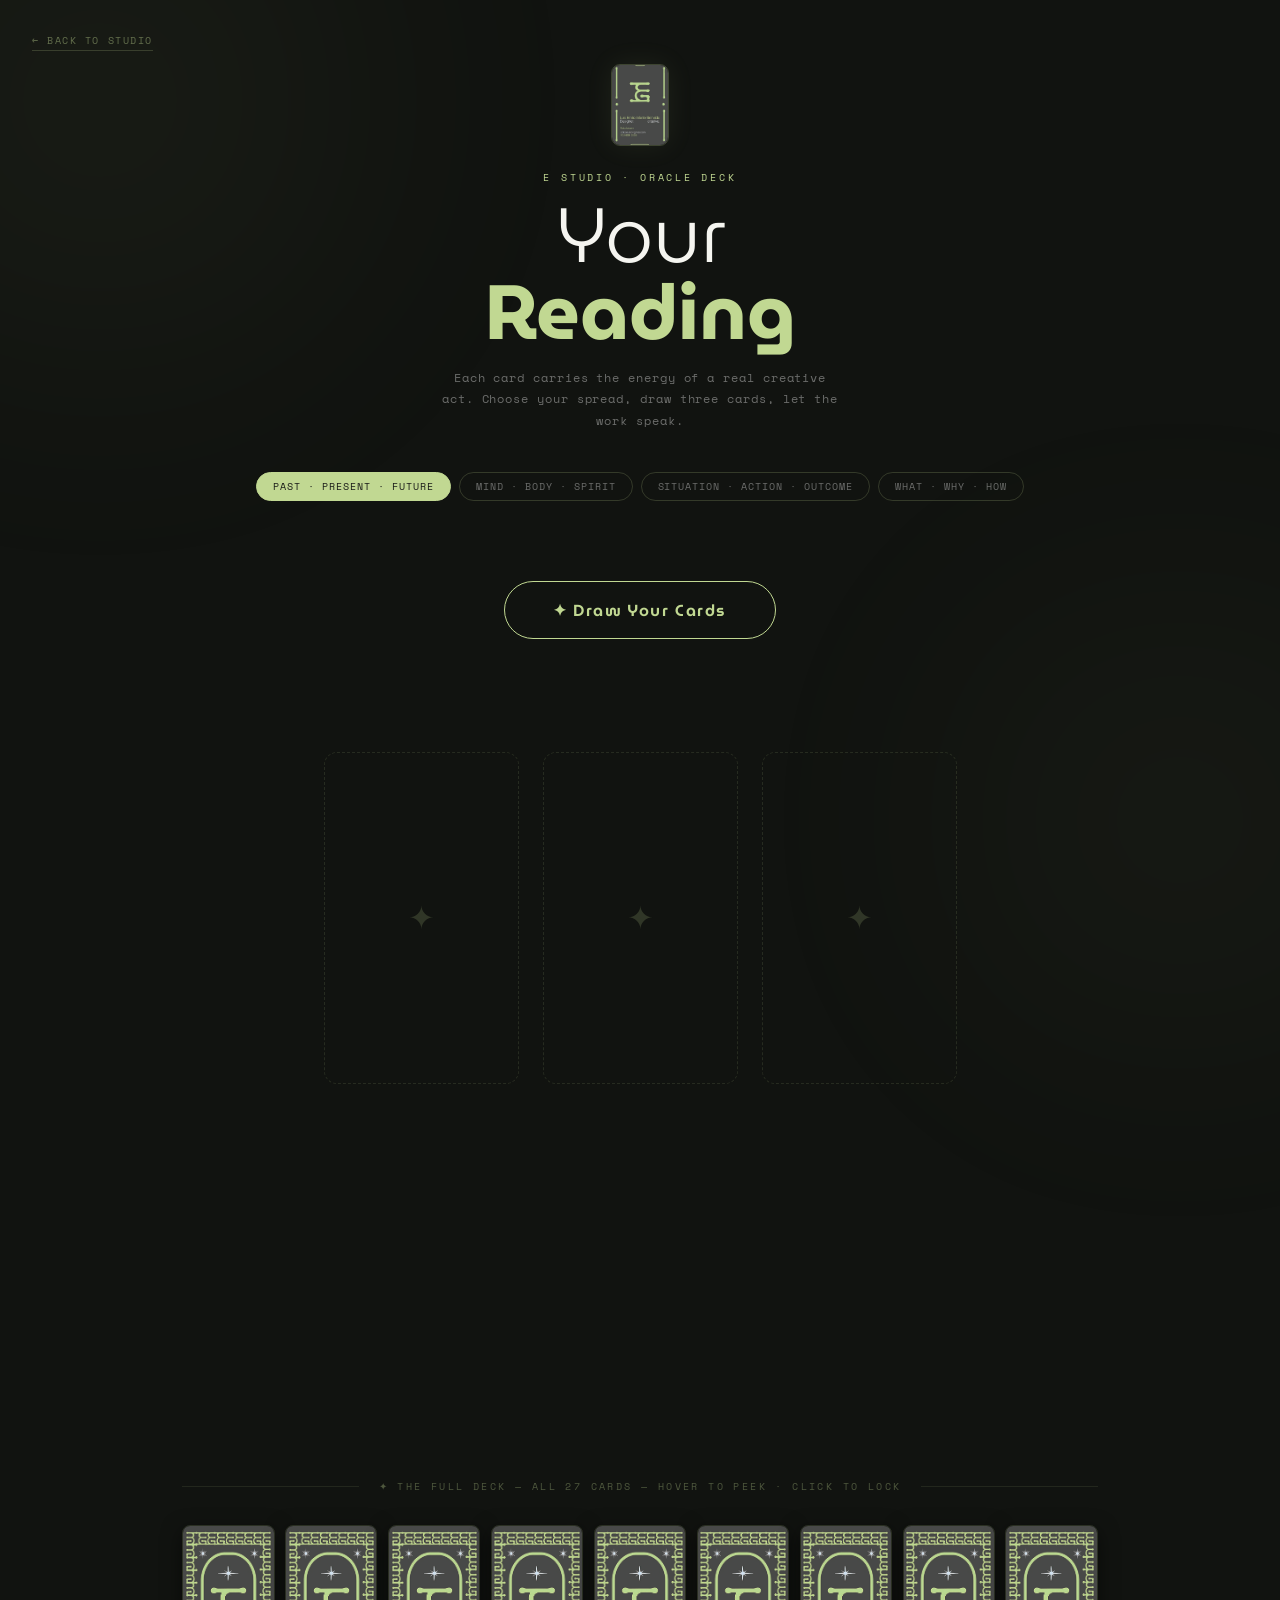
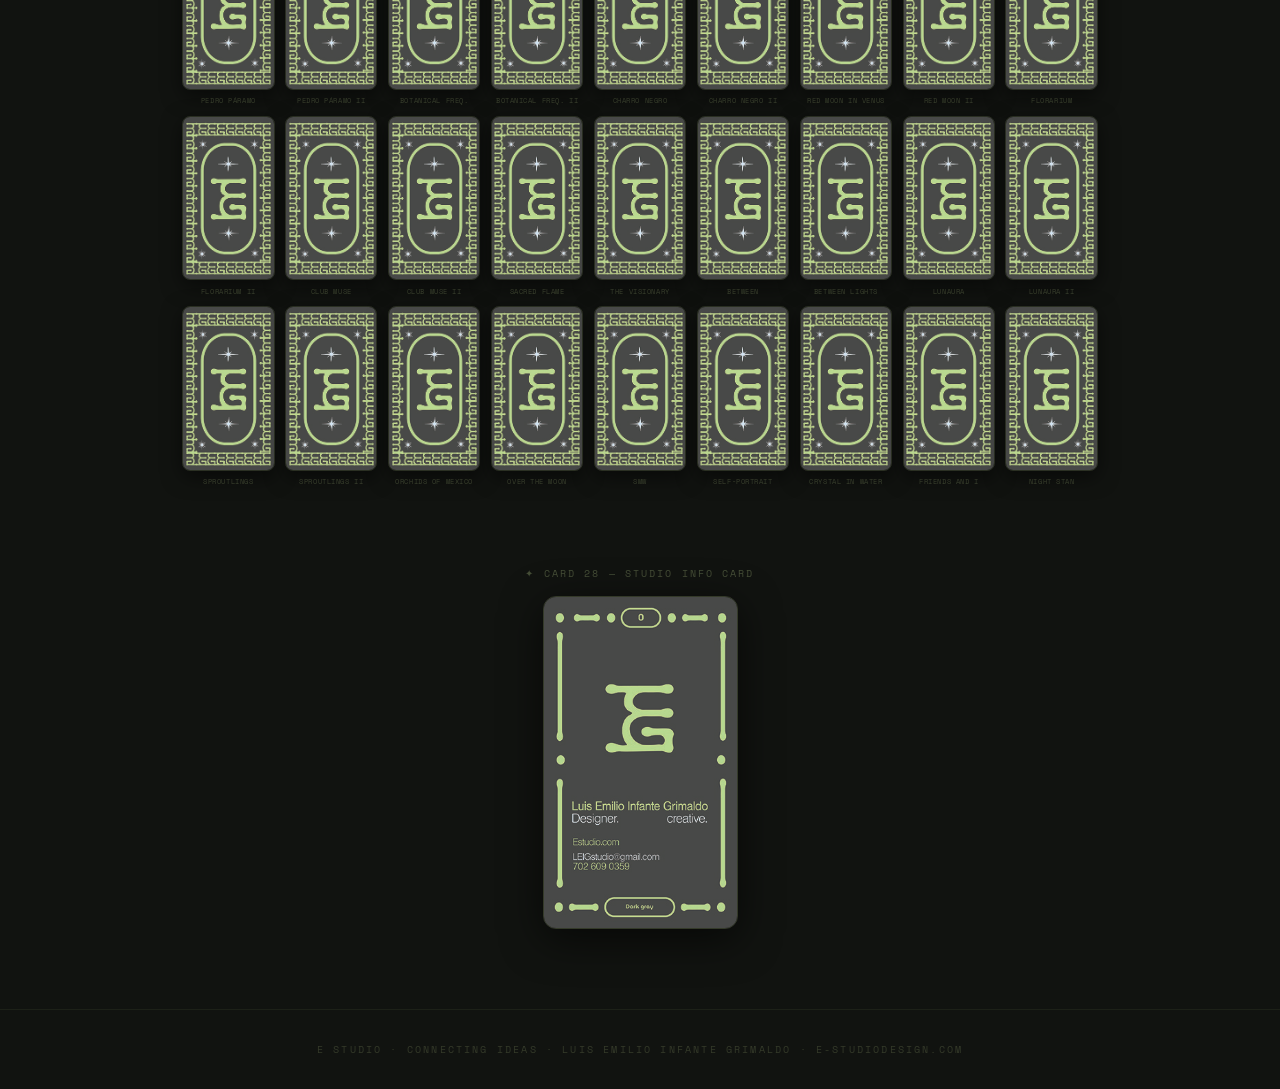
<file: oracle.html>
<!DOCTYPE html>
<html lang="en">
<head>
<meta charset="UTF-8">
<meta name="viewport" content="width=device-width, initial-scale=1.0">
<title>E Studio Oracle — 3 Card Reading</title>
<link href="https://fonts.googleapis.com/css2?family=Museomoderno:wght@300;400;600;700&family=Space+Mono&display=swap" rel="stylesheet">
<style>
*,*::before,*::after{margin:0;padding:0;box-sizing:border-box}
:root{--green:#c1d892;--dark:#1a1c18;--darker:#111310;--font-d:'MuseoModerno', Futura, san serif;--font-m:'Space Mono',monospace}
html{scroll-behavior:smooth}
body{background:var(--darker);color:#f5f5f0;font-family:var(--font-m);min-height:100vh;overflow-x:hidden}
.glow{position:fixed;border-radius:50%;pointer-events:none;filter:blur(140px);opacity:.055;z-index:0}
.g1{width:500px;height:500px;background:var(--green);top:-150px;left:-150px}
.g2{width:400px;height:400px;background:var(--green);bottom:-120px;right:-100px}

/* HEADER */
.hdr{text-align:center;padding:4rem 2rem 2rem;position:relative;z-index:2}
.back{position:absolute;top:2rem;left:2rem;font-size:.65rem;letter-spacing:.15em;text-transform:uppercase;color:rgba(193,216,146,.45);text-decoration:none;border-bottom:1px solid rgba(193,216,146,.2);padding-bottom:2px;transition:color .3s,border-color .3s}
.back:hover{color:var(--green);border-color:var(--green)}
.stamp{width:58px;height:82px;border:1.5px solid rgba(193,216,146,.25);border-radius:9px;margin:0 auto 1.5rem;overflow:hidden;box-shadow:0 0 28px rgba(193,216,146,.08)}
.stamp img{width:100%;height:100%;object-fit:cover}
.eye{font-size:.62rem;letter-spacing:.28em;text-transform:uppercase;color:var(--green);margin-bottom:.75rem}
h1{font-family:var(--font-d);font-size:clamp(2.6rem,6vw,4.8rem);font-weight:300;line-height:1;margin-bottom:1rem}
h1 span{color:var(--green);font-weight:700}
.sub{font-size:.72rem;color:rgba(255,255,255,.38);letter-spacing:.08em;line-height:1.9;max-width:400px;margin:0 auto 2.5rem}

/* SPREAD SELECTOR */
.sp-wrap{display:flex;gap:.5rem;justify-content:center;flex-wrap:wrap;margin-bottom:3rem}
.sp-btn{padding:.38rem 1rem;border:1.5px solid rgba(193,216,146,.2);background:transparent;border-radius:999px;font-family:var(--font-m);font-size:.62rem;letter-spacing:.1em;text-transform:uppercase;color:rgba(255,255,255,.38);cursor:pointer;transition:all .28s}
.sp-btn:hover,.sp-btn.active{background:var(--green);color:var(--dark);border-color:var(--green)}

/* DRAW BTN */
.draw-wrap{text-align:center;margin-bottom:3.5rem;position:relative;z-index:2}
.draw-btn{background:transparent;border:1.5px solid var(--green);color:var(--green);padding:.95rem 3rem;border-radius:999px;font-family:var(--font-d);font-size:1rem;font-weight:600;letter-spacing:.1em;cursor:pointer;position:relative;overflow:hidden;transition:color .3s}
.draw-btn::before{content:'';position:absolute;inset:0;background:var(--green);transform:translateY(101%);transition:transform .35s cubic-bezier(.4,0,.2,1)}
.draw-btn:hover::before{transform:translateY(0)}
.draw-btn:hover{color:var(--dark)}
.draw-btn span{position:relative;z-index:1}
.draw-btn:disabled{opacity:.3;cursor:not-allowed}

/* LABELS + HINT */
.pl-row{display:flex;justify-content:center;max-width:820px;margin:0 auto .75rem;padding:0 2rem}
.pl{flex:1;text-align:center;font-size:.58rem;letter-spacing:.2em;text-transform:uppercase;color:rgba(193,216,146,.42);opacity:0;transition:opacity .5s}
.pl.vis{opacity:1}
.hint{text-align:center;font-size:.58rem;letter-spacing:.15em;text-transform:uppercase;color:rgba(193,216,146,.28);margin-bottom:2rem;opacity:0;transition:opacity .5s}
.hint.vis{opacity:1}

/* SPREAD */
.spread{display:flex;justify-content:center;gap:1.5rem;padding:0 2rem 4rem;position:relative;z-index:2;flex-wrap:wrap}
.slot{width:195px;flex-shrink:0}
.flipper{width:195px;height:332px;perspective:1000px;cursor:pointer}
.ci{width:100%;height:100%;position:relative;transform-style:preserve-3d;transition:transform .8s cubic-bezier(.4,0,.2,1)}
.ci.flipped{transform:rotateY(180deg)}
.face{position:absolute;inset:0;backface-visibility:hidden;border-radius:13px;overflow:hidden;border:1.5px solid rgba(193,216,146,.2);box-shadow:0 8px 40px rgba(0,0,0,.55)}
.ff{transform:rotateY(180deg)}
.face img{width:100%;height:100%;object-fit:cover;display:block}
.ph{width:195px;height:332px;border:1.5px dashed rgba(193,216,146,.12);border-radius:13px;display:flex;align-items:center;justify-content:center;color:rgba(193,216,146,.18);font-family:var(--font-d);font-size:2rem}
.sl{text-align:center;margin-top:.85rem;font-size:.58rem;letter-spacing:.18em;text-transform:uppercase;color:rgba(193,216,146,.35);min-height:1rem}

/* READING */
.reading{max-width:820px;margin:0 auto 6rem;padding:0 2rem;position:relative;z-index:2}
.divider{display:flex;align-items:center;gap:1.2rem;margin-bottom:2.5rem;opacity:0;transition:opacity .6s}
.divider.vis{opacity:1}
.divider::before,.divider::after{content:'';flex:1;height:1px;background:rgba(193,216,146,.12)}
.div-txt{font-size:.6rem;letter-spacing:.25em;text-transform:uppercase;color:rgba(193,216,146,.35)}
.dg{display:grid;grid-template-columns:repeat(3,1fr);gap:1.25rem;margin-bottom:2.5rem}
.dc{background:rgba(193,216,146,.025);border:1px solid rgba(193,216,146,.07);border-radius:15px;padding:1.5rem;opacity:0;transform:translateY(18px);transition:opacity .5s,transform .5s}
.dc.vis{opacity:1;transform:translateY(0)}
.dc-pos{font-size:.58rem;letter-spacing:.2em;text-transform:uppercase;color:rgba(193,216,146,.38);margin-bottom:.4rem}
.dc-name{font-family:var(--font-d);font-size:1rem;font-weight:700;color:var(--green);margin-bottom:.3rem;line-height:1.2}
.dc-keys{font-size:.58rem;letter-spacing:.12em;text-transform:uppercase;color:rgba(255,255,255,.25);margin-bottom:.7rem}
.dc-m{font-size:.76rem;line-height:1.75;color:rgba(255,255,255,.52)}
.syn{background:rgba(193,216,146,.03);border:1px solid rgba(193,216,146,.1);border-radius:18px;padding:2.5rem;opacity:0;transform:translateY(18px);transition:opacity .6s .25s,transform .6s .25s}
.syn.vis{opacity:1;transform:translateY(0)}
.syn-lbl{font-size:.6rem;letter-spacing:.24em;text-transform:uppercase;color:var(--green);margin-bottom:1rem}
.syn-txt{font-family:var(--font-d);font-weight:300;font-size:clamp(.95rem,1.8vw,1.15rem);line-height:1.85;color:rgba(255,255,255,.78)}
.syn-txt em{color:var(--green);font-style:normal;font-weight:600}
.syn-txt p{margin-bottom:1rem}

/* ── FULL DECK GALLERY ─────────────────────────────── */
.full-deck{max-width:980px;margin:0 auto 5rem;padding:0 2rem;position:relative;z-index:2}
.fd-header{display:flex;align-items:center;gap:1.2rem;margin-bottom:2rem}
.fd-header::before,.fd-header::after{content:'';flex:1;height:1px;background:rgba(193,216,146,.1)}
.fd-title{font-size:.6rem;letter-spacing:.25em;text-transform:uppercase;color:rgba(193,216,146,.35);white-space:nowrap}

.deck-grid{display:grid;grid-template-columns:repeat(9,1fr);gap:.65rem}
.dg-item{display:flex;flex-direction:column;align-items:center;gap:.4rem}
.dg-flipper{width:100%;aspect-ratio:9/16;perspective:800px;cursor:pointer}
.dg-ci{width:100%;height:100%;position:relative;transform-style:preserve-3d;transition:transform .7s cubic-bezier(.4,0,.2,1)}
.dg-flipper:hover .dg-ci,.dg-flipper.flipped .dg-ci{transform:rotateY(180deg)}
.dg-face{position:absolute;inset:0;backface-visibility:hidden;border-radius:8px;overflow:hidden;border:1px solid rgba(193,216,146,.15);box-shadow:0 6px 20px rgba(0,0,0,.5)}
.dg-ff{transform:rotateY(180deg)}
.dg-face img{width:100%;height:100%;object-fit:cover;display:block}
.dg-item span{font-size:.44rem;letter-spacing:.08em;text-transform:uppercase;color:rgba(193,216,146,.28);text-align:center;line-height:1.3}

/* INFO CARD */
.info-card-wrap{max-width:980px;margin:0 auto 5rem;padding:0 2rem;position:relative;z-index:2;display:flex;flex-direction:column;align-items:center;gap:1rem}
.info-card-label{font-size:.6rem;letter-spacing:.22em;text-transform:uppercase;color:rgba(193,216,146,.3)}
.info-card-img{width:195px;border-radius:13px;overflow:hidden;border:1.5px solid rgba(193,216,146,.2);box-shadow:0 10px 40px rgba(0,0,0,.6)}
.info-card-img img{width:100%;display:block}

footer{text-align:center;padding:2rem;border-top:1px solid rgba(193,216,146,.07);position:relative;z-index:2;font-size:.62rem;letter-spacing:.22em;text-transform:uppercase;color:rgba(193,216,146,.2)}

@media(max-width:680px){
  .slot,.flipper{width:140px}.flipper{height:238px}.ph{width:140px;height:238px}
  .dg{grid-template-columns:1fr}.spread{gap:.65rem;padding:0 1rem 3rem}
  .deck-grid{grid-template-columns:repeat(5,1fr)}
  .hdr{padding:3rem 1.25rem 1.5rem}
  h1{font-size:clamp(2rem,8vw,3rem)}
  .sp-wrap{gap:.4rem}
  .sp-btn{font-size:.56rem;padding:.3rem .75rem}
  .reading{padding:0 1.25rem}
  .full-deck{padding:0 1.25rem}
  .syn{padding:1.5rem}
}
@media(max-width:480px){
  .slot,.flipper{width:calc(33vw - 1.5rem)}.flipper{height:calc((33vw - 1.5rem)*1.7)}.ph{width:calc(33vw - 1.5rem);height:calc((33vw - 1.5rem)*1.7)}
  .spread{gap:.5rem}
  .deck-grid{grid-template-columns:repeat(3,1fr)}
}
@media(max-width:420px){
  .deck-grid{grid-template-columns:repeat(3,1fr)}
  .hdr{padding:2.5rem 1rem 1rem}
}
/* Touch device fixes */
@media(hover:none),(pointer:coarse){
  body{cursor:auto}
  .draw-btn,.sp-btn,.dg-flipper,.flipper{cursor:pointer}
  /* On mobile, show card face slightly faded by default so user knows to tap */
  .face img{-webkit-tap-highlight-color:transparent}
}
</style>
</head>
<body>
<div class="glow g1"></div><div class="glow g2"></div>

<header class="hdr">
  <a href="index.html" class="back">← Back to Studio</a>
  <!-- Card 28 = info/studio card used as stamp -->
  <div class="stamp"><img src="IMAGES/CARD DECK/carddeck28.jpg" alt="E Studio"></div>
  <div class="eye">E Studio · Oracle Deck</div>
  <h1>Your<br><span>Reading</span></h1>
  <p class="sub">Each card carries the energy of a real creative act. Choose your spread, draw three cards, let the work speak.</p>
  <div class="sp-wrap">
    <button class="sp-btn active" data-spread="past-present-future">Past · Present · Future</button>
    <button class="sp-btn" data-spread="mind-body-spirit">Mind · Body · Spirit</button>
    <button class="sp-btn" data-spread="situation-action-outcome">Situation · Action · Outcome</button>
    <button class="sp-btn" data-spread="what-why-how">What · Why · How</button>
  </div>
</header>

<div class="draw-wrap">
  <button class="draw-btn" id="drawBtn"><span id="drawTxt">✦ Draw Your Cards</span></button>
</div>

<div class="pl-row">
  <div class="pl" id="pl0"></div>
  <div class="pl" id="pl1"></div>
  <div class="pl" id="pl2"></div>
</div>
<div class="hint" id="hint">Tap each card to reveal</div>

<div class="spread" id="spread">
  <div class="slot" id="s0"><div class="ph">✦</div><div class="sl"></div></div>
  <div class="slot" id="s1"><div class="ph">✦</div><div class="sl"></div></div>
  <div class="slot" id="s2"><div class="ph">✦</div><div class="sl"></div></div>
</div>

<div class="reading">
  <div class="divider" id="div"><span class="div-txt">Your Reading</span></div>
  <div class="dg" id="dg"></div>
  <div class="syn" id="syn">
    <div class="syn-lbl">✦ The Message</div>
    <div class="syn-txt" id="synTxt"></div>
  </div>
</div>

<!-- ── FULL DECK GALLERY — all 27 drawable cards ── -->
<!-- Cards 1–27 are oracle cards. Card 28 = studio info. Card 29 = back pattern. -->
<div class="full-deck">
  <div class="fd-header"><span class="fd-title">✦ The Full Deck — All 27 Cards — Hover to peek · Click to lock</span></div>
  <div class="deck-grid">
    <div class="dg-item"><div class="dg-flipper"><div class="dg-ci"><div class="dg-face"><img src="IMAGES/CARD DECK/carddeck29.jpg" alt="back"></div><div class="dg-face dg-ff"><img src="IMAGES/CARD DECK/carddeck.jpg" alt="Pedro Páramo"></div></div></div><span>Pedro Páramo</span></div>
    <div class="dg-item"><div class="dg-flipper"><div class="dg-ci"><div class="dg-face"><img src="IMAGES/CARD DECK/carddeck29.jpg" alt="back"></div><div class="dg-face dg-ff"><img src="IMAGES/CARD DECK/carddeck2.jpg" alt="Pedro Páramo II"></div></div></div><span>Pedro Páramo II</span></div>
    <div class="dg-item"><div class="dg-flipper"><div class="dg-ci"><div class="dg-face"><img src="IMAGES/CARD DECK/carddeck29.jpg" alt="back"></div><div class="dg-face dg-ff"><img src="IMAGES/CARD DECK/carddeck3.jpg" alt="Botanical Freq."></div></div></div><span>Botanical Freq.</span></div>
    <div class="dg-item"><div class="dg-flipper"><div class="dg-ci"><div class="dg-face"><img src="IMAGES/CARD DECK/carddeck29.jpg" alt="back"></div><div class="dg-face dg-ff"><img src="IMAGES/CARD DECK/carddeck4.jpg" alt="Botanical Freq. II"></div></div></div><span>Botanical Freq. II</span></div>
    <div class="dg-item"><div class="dg-flipper"><div class="dg-ci"><div class="dg-face"><img src="IMAGES/CARD DECK/carddeck29.jpg" alt="back"></div><div class="dg-face dg-ff"><img src="IMAGES/CARD DECK/carddeck5.jpg" alt="Charro Negro"></div></div></div><span>Charro Negro</span></div>
    <div class="dg-item"><div class="dg-flipper"><div class="dg-ci"><div class="dg-face"><img src="IMAGES/CARD DECK/carddeck29.jpg" alt="back"></div><div class="dg-face dg-ff"><img src="IMAGES/CARD DECK/carddeck6.jpg" alt="Charro Negro II"></div></div></div><span>Charro Negro II</span></div>
    <div class="dg-item"><div class="dg-flipper"><div class="dg-ci"><div class="dg-face"><img src="IMAGES/CARD DECK/carddeck29.jpg" alt="back"></div><div class="dg-face dg-ff"><img src="IMAGES/CARD DECK/carddeck7.jpg" alt="Red Moon in Venus"></div></div></div><span>Red Moon in Venus</span></div>
    <div class="dg-item"><div class="dg-flipper"><div class="dg-ci"><div class="dg-face"><img src="IMAGES/CARD DECK/carddeck29.jpg" alt="back"></div><div class="dg-face dg-ff"><img src="IMAGES/CARD DECK/carddeck8.jpg" alt="Red Moon II"></div></div></div><span>Red Moon II</span></div>
    <div class="dg-item"><div class="dg-flipper"><div class="dg-ci"><div class="dg-face"><img src="IMAGES/CARD DECK/carddeck29.jpg" alt="back"></div><div class="dg-face dg-ff"><img src="IMAGES/CARD DECK/carddeck9.jpg" alt="Florarium"></div></div></div><span>Florarium</span></div>
    <div class="dg-item"><div class="dg-flipper"><div class="dg-ci"><div class="dg-face"><img src="IMAGES/CARD DECK/carddeck29.jpg" alt="back"></div><div class="dg-face dg-ff"><img src="IMAGES/CARD DECK/carddeck10.jpg" alt="Florarium II"></div></div></div><span>Florarium II</span></div>
    <div class="dg-item"><div class="dg-flipper"><div class="dg-ci"><div class="dg-face"><img src="IMAGES/CARD DECK/carddeck29.jpg" alt="back"></div><div class="dg-face dg-ff"><img src="IMAGES/CARD DECK/carddeck11.jpg" alt="Club Muse"></div></div></div><span>Club Muse</span></div>
    <div class="dg-item"><div class="dg-flipper"><div class="dg-ci"><div class="dg-face"><img src="IMAGES/CARD DECK/carddeck29.jpg" alt="back"></div><div class="dg-face dg-ff"><img src="IMAGES/CARD DECK/carddeck12.jpg" alt="Club Muse II"></div></div></div><span>Club Muse II</span></div>
    <div class="dg-item"><div class="dg-flipper"><div class="dg-ci"><div class="dg-face"><img src="IMAGES/CARD DECK/carddeck29.jpg" alt="back"></div><div class="dg-face dg-ff"><img src="IMAGES/CARD DECK/carddeck13.jpg" alt="Sacred Flame"></div></div></div><span>Sacred Flame</span></div>
    <div class="dg-item"><div class="dg-flipper"><div class="dg-ci"><div class="dg-face"><img src="IMAGES/CARD DECK/carddeck29.jpg" alt="back"></div><div class="dg-face dg-ff"><img src="IMAGES/CARD DECK/carddeck14.jpg" alt="The Visionary"></div></div></div><span>The Visionary</span></div>
    <div class="dg-item"><div class="dg-flipper"><div class="dg-ci"><div class="dg-face"><img src="IMAGES/CARD DECK/carddeck29.jpg" alt="back"></div><div class="dg-face dg-ff"><img src="IMAGES/CARD DECK/carddeck15.jpg" alt="Between"></div></div></div><span>Between</span></div>
    <div class="dg-item"><div class="dg-flipper"><div class="dg-ci"><div class="dg-face"><img src="IMAGES/CARD DECK/carddeck29.jpg" alt="back"></div><div class="dg-face dg-ff"><img src="IMAGES/CARD DECK/carddeck16.jpg" alt="Between Lights"></div></div></div><span>Between Lights</span></div>
    <div class="dg-item"><div class="dg-flipper"><div class="dg-ci"><div class="dg-face"><img src="IMAGES/CARD DECK/carddeck29.jpg" alt="back"></div><div class="dg-face dg-ff"><img src="IMAGES/CARD DECK/carddeck17.jpg" alt="Lunaura"></div></div></div><span>Lunaura</span></div>
    <div class="dg-item"><div class="dg-flipper"><div class="dg-ci"><div class="dg-face"><img src="IMAGES/CARD DECK/carddeck29.jpg" alt="back"></div><div class="dg-face dg-ff"><img src="IMAGES/CARD DECK/carddeck18.jpg" alt="Lunaura II"></div></div></div><span>Lunaura II</span></div>
    <div class="dg-item"><div class="dg-flipper"><div class="dg-ci"><div class="dg-face"><img src="IMAGES/CARD DECK/carddeck29.jpg" alt="back"></div><div class="dg-face dg-ff"><img src="IMAGES/CARD DECK/carddeck19.jpg" alt="Sproutlings"></div></div></div><span>Sproutlings</span></div>
    <div class="dg-item"><div class="dg-flipper"><div class="dg-ci"><div class="dg-face"><img src="IMAGES/CARD DECK/carddeck29.jpg" alt="back"></div><div class="dg-face dg-ff"><img src="IMAGES/CARD DECK/carddeck20.jpg" alt="Sproutlings II"></div></div></div><span>Sproutlings II</span></div>
    <div class="dg-item"><div class="dg-flipper"><div class="dg-ci"><div class="dg-face"><img src="IMAGES/CARD DECK/carddeck29.jpg" alt="back"></div><div class="dg-face dg-ff"><img src="IMAGES/CARD DECK/carddeck21.jpg" alt="Orchids of Mexico"></div></div></div><span>Orchids of Mexico</span></div>
    <div class="dg-item"><div class="dg-flipper"><div class="dg-ci"><div class="dg-face"><img src="IMAGES/CARD DECK/carddeck29.jpg" alt="back"></div><div class="dg-face dg-ff"><img src="IMAGES/CARD DECK/carddeck22.jpg" alt="Over the Moon"></div></div></div><span>Over the Moon</span></div>
    <div class="dg-item"><div class="dg-flipper"><div class="dg-ci"><div class="dg-face"><img src="IMAGES/CARD DECK/carddeck29.jpg" alt="back"></div><div class="dg-face dg-ff"><img src="IMAGES/CARD DECK/carddeck23.jpg" alt="SMW"></div></div></div><span>SMW</span></div>
    <div class="dg-item"><div class="dg-flipper"><div class="dg-ci"><div class="dg-face"><img src="IMAGES/CARD DECK/carddeck29.jpg" alt="back"></div><div class="dg-face dg-ff"><img src="IMAGES/CARD DECK/carddeck24.jpg" alt="Self-Portrait"></div></div></div><span>Self-Portrait</span></div>
    <div class="dg-item"><div class="dg-flipper"><div class="dg-ci"><div class="dg-face"><img src="IMAGES/CARD DECK/carddeck29.jpg" alt="back"></div><div class="dg-face dg-ff"><img src="IMAGES/CARD DECK/carddeck25.jpg" alt="Crystal in Water"></div></div></div><span>Crystal in Water</span></div>
    <div class="dg-item"><div class="dg-flipper"><div class="dg-ci"><div class="dg-face"><img src="IMAGES/CARD DECK/carddeck29.jpg" alt="back"></div><div class="dg-face dg-ff"><img src="IMAGES/CARD DECK/carddeck26.jpg" alt="Friends and I"></div></div></div><span>Friends and I</span></div>
    <div class="dg-item"><div class="dg-flipper"><div class="dg-ci"><div class="dg-face"><img src="IMAGES/CARD DECK/carddeck29.jpg" alt="back"></div><div class="dg-face dg-ff"><img src="IMAGES/CARD DECK/carddeck27.jpg" alt="Night Stan"></div></div></div><span>Night Stan</span></div>
  </div>
</div>

<!-- Info card — shown face-up, not in the draw pool -->
<div class="info-card-wrap">
  <div class="info-card-label">✦ Card 28 — Studio Info Card</div>
  <div class="info-card-img"><img src="IMAGES/CARD DECK/carddeck28.jpg" alt="E Studio Info Card"></div>
</div>

<footer>E Studio · Connecting Ideas · Luis Emilio Infante Grimaldo · e-studiodesign.com</footer>

<script>
// Full deck gallery: hover to peek (CSS), click to lock flipped
document.querySelectorAll('.dg-flipper').forEach(f => {
  f.addEventListener('click', () => f.classList.toggle('flipped'));
  // Touch: first tap = flip, second tap = unflip
  f.addEventListener('touchend', (e) => { e.preventDefault(); f.classList.toggle('flipped'); });
});

// ── ORACLE ENGINE ──────────────────────────────────────────
// Card 1  = carddeck.jpg
// Card 2  = carddeck2.jpg  ...  Card 27 = carddeck27.jpg
// Card 28 = carddeck28.jpg  (info card — NOT in draw pool)
// Card 29 = carddeck29.jpg  (back pattern — used as card back)

const BASE = "IMAGES/CARD DECK/";
const BACK = BASE + "carddeck29.jpg";

const CARDS = [
  {file:"carddeck.jpg",   name:"Pedro Páramo",        keys:["Knowledge","Expanding"],                   meaning:"You are being invited to go deeper into a story — yours or someone else's. Knowledge expands beyond what is visible. Something buried is waiting to be excavated and reimagined.", energy:"expansive, literary, rooted in memory"},
  {file:"carddeck2.jpg",  name:"Pedro Páramo",        keys:["Reflection","Pause","Take a Break"],       meaning:"Mark your place. You don't have to finish everything right now. Pause, breathe, and look back at how far you've already come before moving forward.", energy:"contemplative, patient, reflective"},
  {file:"carddeck3.jpg",  name:"Botanical Frequencies",keys:["Healing","Peace","Meditate"],              meaning:"You are being called into stillness with purpose. Something around you is vibrating at a frequency you haven't tuned into yet. Slow down enough to hear it. Healing is available when you stop and listen.", energy:"healing, still, frequency-aware"},
  {file:"carddeck4.jpg",  name:"Botanical Frequencies",keys:["Access","Movement","Admittance"],          meaning:"You've been granted access to something new — a space, a chapter, a version of yourself. Don't hesitate at the door. The ticket is already in your hand. Move through.", energy:"forward-moving, granted access, momentum"},
  {file:"carddeck5.jpg",  name:"Charro Negro",        keys:["Community","Synergy","Abundance"],         meaning:"What you create is better shared. Community multiplies your energy. This card calls you toward collaboration and abundance thinking. There is more than enough when you pour for others.", energy:"communal, generous, multiplying"},
  {file:"carddeck6.jpg",  name:"Charro Negro",        keys:["Celebration","Stride","Exuberance"],       meaning:"You are in full stride. This card celebrates momentum, boldness, and the joy of moving with confidence. Honor where you are. Ride into this moment with exuberance.", energy:"bold, celebratory, in full motion"},
  {file:"carddeck7.jpg",  name:"Red Moon in Venus",   keys:["Desire","Resonance","Magnetism"],          meaning:"Something in you is magnetic right now. Your work, your energy, your vision resonates. This card marks a moment of creative desire finding its form. What you want is also wanting you.", energy:"magnetic, desirous, resonant"},
  {file:"carddeck8.jpg",  name:"Red Moon in Venus",   keys:["Core","Revelation","Immersion"],           meaning:"The deeper layer is being revealed. This card is about what lives at the center — past the cover, past the packaging. A truth is opening. Let yourself be immersed in what you find inside.", energy:"revelatory, deep, immersive"},
  {file:"carddeck9.jpg",  name:"Florarium",           keys:["Portal","Reception","Signal"],             meaning:"You are standing at an entrance. Something new is about to begin and it is welcoming you. Pay attention to the signals — they are pointing toward the door you've been looking for.", energy:"threshold, beginning, receptive"},
  {file:"carddeck10.jpg", name:"Florarium",           keys:["Exhibition","Alignment","Messenger"],      meaning:"Your work is ready to be exhibited. Something you've made is meant to be seen — not hidden, not archived. You are a messenger carrying beauty that belongs in public.", energy:"exhibiting, aligned, ready to share"},
  {file:"carddeck11.jpg", name:"Club Muse",           keys:["Authenticity","Identity"],                 meaning:"You belong to something real. Your identity as a creative is not a performance — it is earned by showing up and doing the work. This card affirms: you are already in the club.", energy:"authentic, self-assured, belonging"},
  {file:"carddeck12.jpg", name:"Club Muse",           keys:["Transit","Connection","Junction"],         meaning:"Your work is ready for the street — for the scale of real life. A connection is forming at a junction you didn't expect. Go public. Be seen at full size.", energy:"outward, communal, full-scale"},
  {file:"carddeck13.jpg", name:"Sacred Flame",        keys:["Isolation","Preserve","Enclosure"],       meaning:"A creative act requires containment before it can expand. This is a moment for focused, protected work. Not every idea needs an audience yet. Tend your fire in private before it lights the room.", energy:"focused, protective, incubating"},
  {file:"carddeck14.jpg", name:"The Visionary",       keys:["Vitality","Devotion","Ignition"],          meaning:"The third eye opens. Trust what you see before others can see it. Devotion to your vision — even when it feels abstract — is all that's required. Ignite what you've been carrying.", energy:"visionary, devoted, spiritually lit"},
  {file:"carddeck15.jpg", name:"Between",             keys:["Coordinate","Alignment","Pathway"],        meaning:"You are navigating a transition. Things are not yet in final position, but the pathway is forming. Trust the coordination happening beneath the surface. Walk the route you've been given.", energy:"transitional, navigating, trusting"},
  {file:"carddeck16.jpg", name:"Between Lights",      keys:["Adhesion","Fragments","Distribution"],     meaning:"Small pieces of your work are spreading further than you know. Fragments of your creativity are sticking to other people's lives. Your influence is distributing itself organically.", energy:"scattered, spreading, organic reach"},
  {file:"carddeck17.jpg", name:"Lunaura",             keys:["Enclosure","Retention","Development"],     meaning:"Something is developing inside a closed process. Like film in a darkroom, it cannot be rushed or exposed yet. Hold the energy. The development is happening whether you can see it or not.", energy:"quiet, developing, sacred process"},
  {file:"carddeck18.jpg", name:"Lunaura",             keys:["Projection","Attraction","Vitrine"],       meaning:"Your aura is showing. What you project is attracting exactly what you need. This card signals alignment between your inner world and outer presence — people are seeing you clearly, and being drawn in.", energy:"magnetic, visible, authentic"},
  {file:"carddeck19.jpg", name:"Sproutlings",         keys:["Rarity","Anticipation","Concealment"],     meaning:"Something rare is forming but must remain hidden a little longer. Concealment is part of the magic — anticipation is building. When you reveal what you've been nurturing, it will feel like a gift.", energy:"mysterious, rare, building anticipation"},
  {file:"carddeck20.jpg", name:"Sproutlings",         keys:["Collective","Divination","Revelation"],    meaning:"The full collection is not yet assembled, but each piece holds its own story. Through gathering, something larger is revealed. The revelation lives in the whole.", energy:"gathering, revealing, complete picture"},
  {file:"carddeck21.jpg", name:"Orchids of Mexico",   keys:["Systematic","Research","Nature"],          meaning:"Go deeper into your roots. Research, study, and systematic attention to origin will unlock your next breakthrough. The answers are in the archive — in nature, in history, in where you came from.", energy:"rooted, scholarly, ancestral"},
  {file:"carddeck22.jpg", name:"Over the Moon",       keys:["Alluring","Manifestation","Connection"],   meaning:"What you put into the world is beautiful and it is working. This card signals active manifestation. Your creative energy is attracting the right people and moments. Let yourself be alluring.", energy:"abundant, magnetic, in bloom"},
  {file:"carddeck23.jpg", name:"SMW",                 keys:["Maturation","Transform","Communion"],      meaning:"Something is fermenting — changing through time and pressure into something richer. You cannot rush this transformation. Trust the maturation. What emerges will be worth savoring.", energy:"patient, transforming, deepening"},
  {file:"carddeck24.jpg", name:"Self-Portrait",       keys:["Relax","Isolation","Introspection"],       meaning:"Return to yourself. This card calls for solitude, stillness, and honest self-observation. Sit with your own light. The most important work right now is understanding who is doing the creating.", energy:"introspective, still, self-knowing"},
  {file:"carddeck25.jpg", name:"Crystal in Water",    keys:["Cleanse","Purification","Protection"],     meaning:"Something needs to be cleared before you move forward. Old energy, old stories, old identities. This card is a ritual of release — cleanse what no longer serves so the new can flow through freely.", energy:"releasing, cleansing, protective"},
  {file:"carddeck26.jpg", name:"Friends and I",       keys:["Fun","Friendship","Community"],            meaning:"Your people are your power. This card celebrates joy found in genuine creative community. Don't isolate your work — share it, play with it, let your friends witness your process. Joy is the medicine.", energy:"joyful, communal, playful"},
  {file:"carddeck27.jpg", name:"Night Stan",          keys:["Shadow","Observing","Vulnerability"],      meaning:"Look closely at what's right in front of you. The ordinary holds extraordinary detail when you really observe. Vulnerability — allowing shadow alongside light — is your greatest strength.", energy:"observant, tender, honest"},
];

const SPREADS={"past-present-future":["Past","Present","Future"],"mind-body-spirit":["Mind","Body","Spirit"],"situation-action-outcome":["Situation","Action","Outcome"],"what-why-how":["What","Why","How"]};
const INTROS=["The cards have spoken in the language of creation.","Three works, three energies — one message.","This is not coincidence. This is the reading you needed.","The oracle draws from lived creative work. Listen.","What you make reveals what you are. The cards know."];
const CLOSES=["you are moving from {0} into {1}, toward {2}. The work is already doing what it needs to do.","these three don't contradict — they complete each other. Rest in the tension between them.","what begins in {0} must pass through {1} to arrive at {2}. Trust the sequence.","the work you make is more connected to your life than you realize. Integrate these three energies.","each card is a different face of the same creative becoming. You are in the middle of it."];
const pick = a => a[Math.floor(Math.random() * a.length)];

function buildSyn(cards, pos) {
  const [c1,c2,c3] = cards, [p1,p2,p3] = pos;
  const close = pick(CLOSES).replace('{0}', c1.energy.split(',')[0].trim()).replace('{1}', c2.energy.split(',')[0].trim()).replace('{2}', c3.energy.split(',')[0].trim());
  return [
    pick(INTROS),
    `<em>${c1.name}</em> arrives as your ${p1.toLowerCase()} — carrying the energy of ${c1.energy}. ${c1.meaning.split('.')[0]}.`,
    `In the ${p2.toLowerCase()}, <em>${c2.name}</em> holds the center — ${c2.energy}. ${c2.meaning.split('.')[0]}.`,
    `And closing with <em>${c3.name}</em> as your ${p3.toLowerCase()} — ${c3.energy}. ${c3.meaning.split('.')[0]}.`,
    `Together, these three say: <em>${close}</em>`
  ].map(t => `<p>${t}</p>`).join('');
}

let spread = "past-present-future", drawn = [], flipped = 0, isDrawn = false;
const $ = id => document.getElementById(id);

document.querySelectorAll('.sp-btn').forEach(b => {
  b.addEventListener('click', () => {
    if (isDrawn) return;
    document.querySelectorAll('.sp-btn').forEach(x => x.classList.remove('active'));
    b.classList.add('active');
    spread = b.dataset.spread;
  });
});

$('drawBtn').addEventListener('click', () => { if (isDrawn) { reset(); } else { drawCards(); } });

function drawCards() {
  isDrawn = true; flipped = 0;
  $('drawBtn').disabled = true; $('drawTxt').textContent = '✦ Drawing...';
  drawn = [...CARDS].sort(() => Math.random() - .5).slice(0, 3);
  const pos = SPREADS[spread];
  [0,1,2].forEach(i => {
    setTimeout(() => { const pl = $(`pl${i}`); pl.textContent = pos[i]; pl.classList.add('vis'); }, i * 200);
    setTimeout(() => {
      const c = drawn[i];
      $(`s${i}`).innerHTML = `<div class="flipper" data-i="${i}"><div class="ci" id="ci${i}"><div class="face"><img src="${BACK}" alt="back"></div><div class="face ff"><img src="${BASE}${c.file}" alt="${c.name}"></div></div></div><div class="sl">${pos[i]}</div>`;
      $(`s${i}`).querySelector('.flipper').addEventListener('click', () => flip(i));
    }, i * 400 + 300);
  });
  setTimeout(() => { $('hint').classList.add('vis'); $('drawBtn').disabled = false; $('drawTxt').textContent = '↺ New Reading'; }, 3 * 400 + 600);
}

function flip(i) {
  const ci = $(`ci${i}`);
  if (!ci || ci.classList.contains('flipped')) return;
  ci.classList.add('flipped'); flipped++;
  buildDetail(i, drawn[i]);
  if (flipped === 3) setTimeout(showSyn, 700);
}

function buildDetail(i, c) {
  const pos = SPREADS[spread];
  $('div').classList.add('vis');
  let el = $(`dc${i}`);
  if (!el) { el = document.createElement('div'); el.className = 'dc'; el.id = `dc${i}`; $('dg').appendChild(el); }
  el.innerHTML = `<div class="dc-pos">${pos[i]} · ${String(i+1).padStart(2,'0')}</div><div class="dc-name">${c.name}</div><div class="dc-keys">${c.keys.join(' · ')}</div><div class="dc-m">${c.meaning}</div>`;
  requestAnimationFrame(() => setTimeout(() => el.classList.add('vis'), 50));
}

function showSyn() {
  $('hint').classList.remove('vis');
  $('synTxt').innerHTML = buildSyn(drawn, SPREADS[spread]);
  $('syn').classList.add('vis');
  $('syn').scrollIntoView({ behavior: 'smooth', block: 'nearest' });
}

function reset() {
  isDrawn = false; flipped = 0; drawn = [];
  $('drawTxt').textContent = '✦ Draw Your Cards';
  $('hint').classList.remove('vis');
  $('div').classList.remove('vis');
  $('syn').classList.remove('vis');
  $('dg').innerHTML = '';
  [0,1,2].forEach(i => {
    const p = $(`pl${i}`); p.classList.remove('vis'); p.textContent = '';
    $(`s${i}`).innerHTML = `<div class="ph">✦</div><div class="sl"></div>`;
  });
}
</script>
</body>
</html>
</file>
